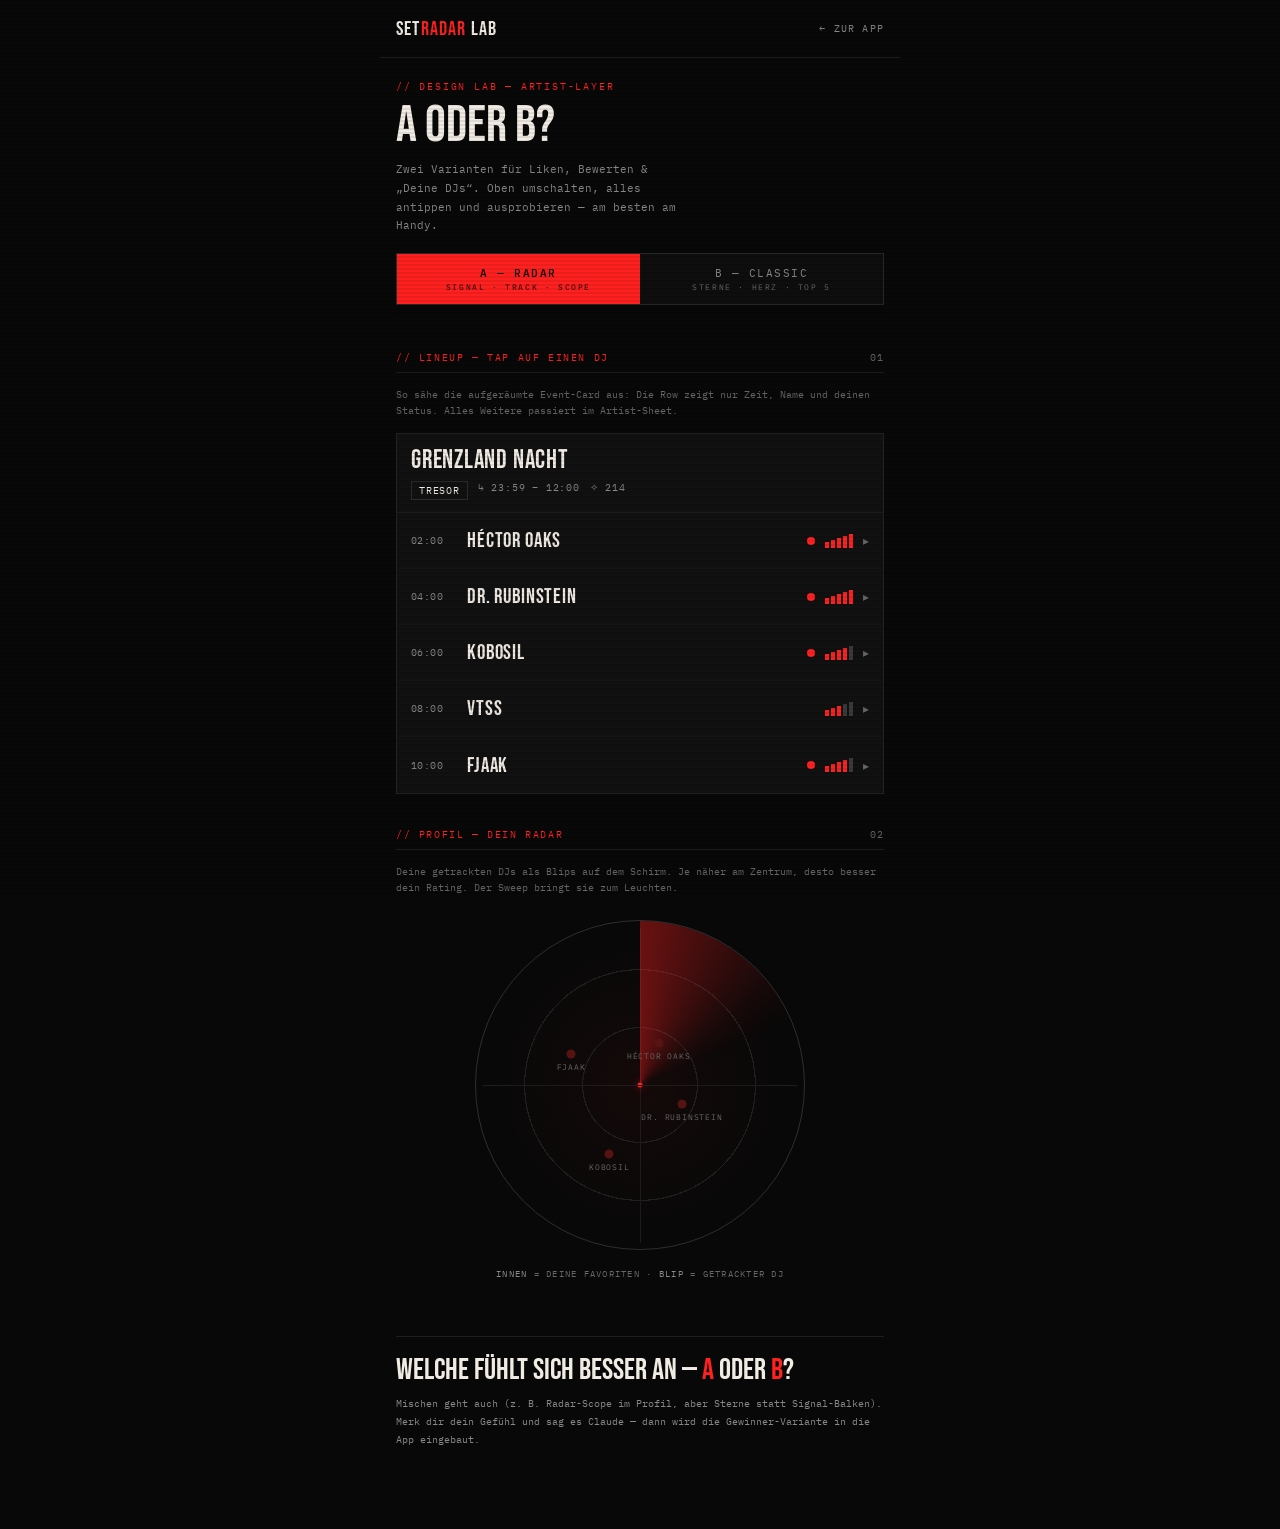
<file: frontend/design-lab.html>
<!DOCTYPE html>
<html lang="de">
<head>
  <meta charset="UTF-8" />
  <meta name="viewport" content="width=device-width, initial-scale=1.0, viewport-fit=cover" />
  <title>SETRADAR — Design Lab</title>
  <meta name="description" content="Interner A/B-Vergleich: Artist-Layer Redesign." />
  <meta name="robots" content="noindex" />
  <link rel="preconnect" href="https://fonts.googleapis.com" />
  <link href="https://fonts.googleapis.com/css2?family=Bebas+Neue&family=IBM+Plex+Mono:wght@300;400;500&display=swap" rel="stylesheet" />
  <link rel="icon" href="favicon.svg" type="image/svg+xml" />
  <link rel="apple-touch-icon" href="apple-touch-icon.png" />
  <meta name="theme-color" content="#080808" />
  <style>
    /* ══════════════════════════════════════════════════════════════════
       SETRADAR DESIGN LAB — Variante A "RADAR" vs. Variante B "CLASSIC"
       ══════════════════════════════════════════════════════════════════ */
    *, *::before, *::after { box-sizing: border-box; margin: 0; padding: 0; }

    :root {
      --black:     #080808;
      --off-black: #111111;
      --panel:     #0e0e0e;
      --red:       #ff2020;
      --red-soft:  #ff4a4a;
      --red-dim:   #7a0f0f;
      --white:     #f0ece4;
      --grey:      #666666;
      --grey-lt:   #888888;
      --line:      #1e1e1e;
      --mono:    'IBM Plex Mono', monospace;
      --display: 'Bebas Neue', sans-serif;
      --sweep-period: 4.5s;
    }

    html { font-size: 16px; background: var(--black); }
    body {
      font-family: var(--mono);
      background: var(--black);
      color: var(--white);
      min-height: 100dvh;
      overflow-x: hidden;
      -webkit-tap-highlight-color: transparent;
    }
    a { color: inherit; text-decoration: none; }
    button { font-family: inherit; color: inherit; background: none; border: none; cursor: pointer; }

    /* Scanlines wie auf der Hauptseite */
    body::before {
      content: '';
      pointer-events: none;
      position: fixed;
      inset: 0;
      background: repeating-linear-gradient(0deg,
        transparent, transparent 2px,
        rgba(0,0,0,0.08) 2px, rgba(0,0,0,0.08) 4px);
      z-index: 999;
    }

    /* ── Layout ── */
    .lab-wrap { max-width: 520px; margin: 0 auto; padding: 0 16px 80px; }

    .lab-topbar {
      display: flex; align-items: center; justify-content: space-between;
      padding: 14px 16px;
      border-bottom: 1px solid var(--line);
      max-width: 520px; margin: 0 auto;
    }
    .lab-topbar-brand { font-family: var(--display); font-size: 20px; letter-spacing: 0.06em; }
    .lab-topbar-brand em { font-style: normal; color: var(--red); }
    .lab-topbar a { font-size: 10px; letter-spacing: 0.12em; color: var(--grey-lt); text-transform: uppercase; padding: 8px 0; }

    .lab-intro { padding: 22px 0 6px; }
    .lab-eyebrow { font-size: 10px; letter-spacing: 0.18em; color: var(--red); margin-bottom: 8px; }
    .lab-title { font-family: var(--display); font-size: clamp(38px, 11vw, 52px); line-height: 0.95; }
    .lab-sub { font-size: 11px; line-height: 1.7; color: var(--grey-lt); margin-top: 10px; max-width: 42ch; }

    /* ── Varianten-Switch (sticky) ── */
    .lab-switch-wrap {
      position: sticky; top: 0; z-index: 60;
      padding: 12px 0;
      background: linear-gradient(180deg, var(--black) 78%, transparent);
    }
    .lab-switch {
      position: relative; display: flex;
      border: 1px solid #2a2a2a; background: var(--panel);
      height: 52px; overflow: hidden;
    }
    .lab-switch-indicator {
      position: absolute; top: 0; left: 0; height: 100%; width: 50%;
      background: var(--red);
      transition: transform 0.38s cubic-bezier(0.32, 0.72, 0.25, 1);
      z-index: 0;
    }
    body.variant-b .lab-switch-indicator { transform: translateX(100%); }
    .lab-switch button {
      position: relative; z-index: 1; flex: 1;
      font-size: 11px; letter-spacing: 0.14em; text-transform: uppercase;
      color: var(--grey-lt);
      transition: color 0.25s ease;
      min-height: 44px;
    }
    .lab-switch button small { display: block; font-size: 8px; letter-spacing: 0.2em; opacity: 0.75; margin-top: 2px; }
    body.variant-a #switchA, body.variant-b #switchB { color: var(--black); font-weight: 500; }
    body.variant-a #switchB, body.variant-b #switchA { color: var(--grey-lt); }

    /* Variantensichtbarkeit — Elemente behalten ihr natürliches display */
    body.variant-a .v-b { display: none !important; }
    body.variant-b .v-a { display: none !important; }

    /* ── Sektionen ── */
    .lab-section { margin-top: 34px; }
    .lab-section-head {
      display: flex; align-items: baseline; justify-content: space-between;
      border-bottom: 1px solid var(--line); padding-bottom: 8px; margin-bottom: 14px;
    }
    .lab-section-eyebrow { font-size: 10px; letter-spacing: 0.16em; color: var(--red); }
    .lab-section-num { font-size: 10px; color: var(--grey); letter-spacing: 0.12em; }
    .lab-hint { font-size: 10px; color: var(--grey); line-height: 1.6; margin-bottom: 14px; }

    /* ── Demo-Event-Card ── */
    .demo-card { border: 1px solid #232323; background: var(--off-black); }
    .demo-card-head { padding: 14px 14px 12px; border-bottom: 1px solid var(--line); }
    .demo-card-title { font-family: var(--display); font-size: 26px; letter-spacing: 0.03em; line-height: 1; }
    .demo-card-meta { display: flex; gap: 10px; margin-top: 7px; font-size: 10px; color: var(--grey-lt); letter-spacing: 0.08em; }
    .demo-card-meta .venue { color: var(--white); border: 1px solid #2c2c2c; padding: 2px 7px; }

    .dj-row {
      display: flex; align-items: center; gap: 12px;
      padding: 0 14px; min-height: 56px;
      border-bottom: 1px solid #161616;
      width: 100%; text-align: left;
      transition: background 0.2s ease;
    }
    .dj-row:last-child { border-bottom: none; }
    .dj-row:active { background: rgba(255,32,32,0.06); }
    .dj-row-time { font-size: 10px; color: var(--grey-lt); width: 44px; flex-shrink: 0; letter-spacing: 0.04em; }
    .dj-row-name { font-family: var(--display); font-size: 21px; letter-spacing: 0.04em; flex: 1; display: flex; align-items: center; gap: 8px; min-width: 0; }
    .dj-row-name span { overflow: hidden; text-overflow: ellipsis; white-space: nowrap; }
    .dj-row-state { display: flex; align-items: center; gap: 10px; flex-shrink: 0; }
    .dj-row-chevron { color: var(--grey); font-size: 12px; }

    /* getrackt-Indikator in der Row */
    .row-track-dot { position: relative; width: 8px; height: 8px; border-radius: 50%; background: var(--red); display: none; }
    .row-track-dot::after {
      content: ''; position: absolute; inset: -4px; border-radius: 50%;
      border: 1px solid var(--red); opacity: 0;
      animation: rowPing 2s ease-out infinite;
    }
    .dj-row.is-tracked .row-track-dot { display: block; }
    @keyframes rowPing { 0% { transform: scale(0.5); opacity: 0.8; } 100% { transform: scale(1.6); opacity: 0; } }

    /* Mini-Rating-Anzeige in der Row */
    .row-rating { display: none; align-items: flex-end; gap: 2px; height: 14px; }
    .dj-row.is-rated .row-rating { display: flex; }
    .row-rating .rb { width: 4px; background: #3a3a3a; }
    .row-rating .rb.on { background: var(--red); }
    .row-rating-stars { display: none; font-size: 11px; letter-spacing: 0.05em; color: var(--red); }
    .dj-row.is-rated .row-rating-stars { display: block; }
    body.variant-b .row-rating { display: none !important; }
    body.variant-a .row-rating-stars { display: none !important; }
    body.variant-a .dj-row.is-rated .row-rating { display: flex; }

    /* ── Artist Sheet (Bottom Sheet) ── */
    .sheet-overlay { position: fixed; inset: 0; z-index: 100; visibility: hidden; }
    .sheet-overlay.open { visibility: visible; }
    .sheet-bg {
      position: absolute; inset: 0;
      background: rgba(0,0,0,0.72);
      opacity: 0; transition: opacity 0.35s ease;
      backdrop-filter: blur(2px); -webkit-backdrop-filter: blur(2px);
    }
    .sheet-overlay.open .sheet-bg { opacity: 1; }
    .sheet {
      position: absolute; bottom: 0; left: 0; right: 0;
      max-width: 520px; margin: 0 auto;
      background: var(--panel);
      border: 1px solid #262626; border-bottom: none;
      transform: translateY(105%);
      transition: transform 0.5s cubic-bezier(0.32, 0.72, 0.22, 1);
      padding: 0 20px calc(24px + env(safe-area-inset-bottom));
      will-change: transform;
    }
    .sheet-overlay.open .sheet { transform: translateY(0); }
    .sheet-topline {
      position: absolute; top: 0; left: 0; right: 0; height: 2px;
      background: linear-gradient(90deg, transparent, var(--red), transparent);
      animation: lineBreath 3s ease-in-out infinite;
    }
    @keyframes lineBreath {
      0%, 100% { opacity: 1; } 50% { opacity: 0.4; }
    }
    .sheet-grab { display: flex; justify-content: center; padding: 12px 0 4px; touch-action: none; cursor: grab; }
    .sheet-grab span { width: 42px; height: 4px; background: #2e2e2e; border-radius: 2px; }
    .sheet-eyebrow { font-size: 10px; letter-spacing: 0.18em; color: var(--red); margin-top: 8px; }
    .sheet-name { font-family: var(--display); font-size: clamp(40px, 12vw, 56px); line-height: 0.95; margin-top: 4px; }
    .sheet-meta { font-size: 10px; color: var(--grey-lt); letter-spacing: 0.1em; margin-top: 8px; display: flex; gap: 14px; }
    .sheet-meta b { color: var(--white); font-weight: 500; }

    .sheet-actions { display: flex; align-items: center; gap: 14px; margin-top: 20px; }

    /* A: TRACK-Button mit Ping */
    .track-btn {
      position: relative; display: inline-flex; align-items: center; gap: 10px;
      border: 1px solid #3a3a3a; padding: 13px 20px;
      font-size: 11px; letter-spacing: 0.16em; text-transform: uppercase;
      color: var(--white); transition: border-color 0.25s ease, color 0.25s ease;
      min-height: 48px;
    }
    .track-btn .track-icon { font-size: 14px; line-height: 1; }
    .track-btn.active { border-color: var(--red); color: var(--red); }
    .track-ping { position: absolute; inset: -1px; border: 1px solid var(--red); opacity: 0; pointer-events: none; }
    .track-btn.active .track-ping { animation: trackPing 1.9s cubic-bezier(0.2, 0.6, 0.3, 1) infinite; }
    .track-btn.active .track-ping:nth-child(2) { animation-delay: 0.6s; }
    @keyframes trackPing {
      0% { transform: scale(1); opacity: 0.65; }
      100% { transform: scale(1.28, 1.9); opacity: 0; }
    }

    /* B: Herz-Button */
    .heart-btn {
      display: inline-flex; align-items: center; gap: 10px;
      border: 1px solid #3a3a3a; padding: 13px 20px;
      font-size: 11px; letter-spacing: 0.16em; text-transform: uppercase;
      min-height: 48px;
      transition: border-color 0.25s ease, color 0.25s ease;
    }
    .heart-btn svg { width: 18px; height: 18px; }
    .heart-btn svg path { fill: none; stroke: var(--white); stroke-width: 1.8; transition: fill 0.2s ease, stroke 0.2s ease; }
    .heart-btn.active { border-color: var(--red); color: var(--red); }
    .heart-btn.active svg path { fill: var(--red); stroke: var(--red); }
    .heart-btn.active svg { animation: heartPop 0.45s cubic-bezier(0.34, 1.56, 0.4, 1); }
    @keyframes heartPop {
      0% { transform: scale(1); } 40% { transform: scale(1.4); } 100% { transform: scale(1); }
    }

    /* ── Rating-Widgets ── */
    .rate-block { margin-top: 26px; }
    .rate-label { font-size: 10px; letter-spacing: 0.16em; color: var(--grey-lt); text-transform: uppercase; margin-bottom: 12px; display: flex; justify-content: space-between; }
    .rate-value { color: var(--red); }

    /* A: Signal-Balken */
    .sig-rate { display: flex; align-items: flex-end; gap: 10px; height: 76px; touch-action: none; }
    .sig-bar {
      flex: 1; max-width: 58px; height: var(--h);
      border: 1px solid #2c2c2c; background: #141414;
      position: relative; overflow: hidden;
      min-width: 44px;
      transition: border-color 0.25s ease, box-shadow 0.25s ease;
    }
    .sig-bar .fill {
      position: absolute; bottom: 0; left: 0; right: 0; height: 0;
      background: linear-gradient(180deg, #ff6a3a, var(--red));
      transition: height 0.3s cubic-bezier(0.34, 1.3, 0.4, 1);
      transition-delay: calc(var(--i) * 45ms);
      transform-origin: bottom;
    }
    .sig-bar.on .fill { height: 100%; animation: eqBob 1.5s ease-in-out infinite; animation-delay: calc(var(--i) * 140ms); }
    .sig-bar.on { border-color: var(--red); box-shadow: 0 0 12px rgba(255, 32, 32, 0.22); }
    @keyframes eqBob {
      0%, 100% { transform: scaleY(1); } 50% { transform: scaleY(0.88); }
    }

    /* B: Sterne */
    .star-rate { display: flex; gap: 6px; }
    .star-btn { width: 50px; height: 50px; display: flex; align-items: center; justify-content: center; }
    .star-btn svg { width: 34px; height: 34px; overflow: visible; }
    .star-btn svg path { fill: none; stroke: #4a4a4a; stroke-width: 1.6; stroke-linejoin: round; transition: fill 0.2s ease, stroke 0.2s ease; transition-delay: calc(var(--i) * 40ms); }
    .star-btn.on svg path { fill: var(--red); stroke: var(--red); }
    .star-btn.on svg { animation: starPop 0.4s cubic-bezier(0.34, 1.56, 0.4, 1); animation-delay: calc(var(--i) * 40ms); }
    @keyframes starPop {
      0% { transform: scale(1) rotate(0deg); } 45% { transform: scale(1.35) rotate(-8deg); } 100% { transform: scale(1) rotate(0deg); }
    }

    .rate-save {
      margin-top: 20px; width: 100%;
      border: 1px solid var(--red); color: var(--red);
      padding: 15px; font-size: 12px; letter-spacing: 0.18em; text-transform: uppercase;
      transition: background 0.2s ease, color 0.2s ease, opacity 0.2s ease;
      min-height: 50px;
    }
    .rate-save:disabled { border-color: #2c2c2c; color: var(--grey); }
    .rate-save.saved { background: var(--red); color: var(--black); }

    /* Nächste Gigs */
    .sheet-gigs { margin-top: 24px; border-top: 1px solid var(--line); padding-top: 14px; }
    .sheet-gigs-label { font-size: 10px; letter-spacing: 0.16em; color: var(--red); margin-bottom: 10px; }
    .gig-row { display: flex; justify-content: space-between; padding: 9px 0; border-bottom: 1px solid #161616; font-size: 11px; letter-spacing: 0.06em; }
    .gig-row:last-child { border-bottom: none; }
    .gig-row .gig-date { color: var(--grey-lt); }

    /* ── Profil-Hero A: RADAR SCOPE ── */
    .radar-wrap { display: flex; flex-direction: column; align-items: center; padding: 10px 0 6px; }
    .radar {
      position: relative;
      width: min(80vw, 330px); aspect-ratio: 1;
      border-radius: 50%;
      border: 1px solid #2e2e2e;
      background:
        radial-gradient(circle, transparent 0 24.5%, #202020 24.5% 25%, transparent 25% 49.5%, #202020 49.5% 50%, transparent 50% 74.5%, #202020 74.5% 75%, transparent 75%),
        radial-gradient(circle at 50% 50%, rgba(255,32,32,0.05), transparent 65%);
    }
    .radar::before, .radar::after {
      content: ''; position: absolute; background: #1c1c1c;
    }
    .radar::before { left: 50%; top: 2%; bottom: 2%; width: 1px; }
    .radar::after { top: 50%; left: 2%; right: 2%; height: 1px; }
    .radar-sweep {
      position: absolute; inset: 0; border-radius: 50%;
      background: conic-gradient(from 0deg, rgba(255,32,32,0.4), rgba(255,32,32,0.06) 52deg, transparent 68deg);
      animation: radarSweep var(--sweep-period) linear infinite;
      will-change: transform;
    }
    @keyframes radarSweep { to { transform: rotate(360deg); } }
    .radar-blip {
      position: absolute; width: 9px; height: 9px; border-radius: 50%;
      background: #571212;
      transform: translate(-50%, -50%);
      animation: blipGlow var(--sweep-period) linear infinite;
      animation-delay: var(--bd);
    }
    @keyframes blipGlow {
      0%, 6% { background: var(--red-soft); box-shadow: 0 0 14px 5px rgba(255,32,32,0.55); }
      22%    { background: #8a1a1a; box-shadow: 0 0 4px 1px rgba(255,32,32,0.15); }
      40%, 100% { background: #571212; box-shadow: none; }
    }
    .radar-blip-label {
      position: absolute; transform: translate(-50%, 8px);
      font-size: 8px; letter-spacing: 0.1em; color: var(--grey);
      white-space: nowrap; pointer-events: none;
      animation: labelGlow var(--sweep-period) linear infinite;
      animation-delay: var(--bd);
    }
    @keyframes labelGlow {
      0%, 8% { color: var(--white); } 30%, 100% { color: var(--grey); }
    }
    .radar-center { position: absolute; left: 50%; top: 50%; width: 5px; height: 5px; border-radius: 50%; background: var(--red); transform: translate(-50%, -50%); box-shadow: 0 0 8px rgba(255,32,32,0.7); }
    .radar-legend { margin-top: 16px; font-size: 9px; letter-spacing: 0.14em; color: var(--grey); text-transform: uppercase; text-align: center; line-height: 1.8; }
    .radar-legend b { color: var(--grey-lt); font-weight: 400; }

    /* ── Profil-Hero B: RANKING WALL ── */
    .rank-wall { padding: 4px 0; }
    .rank-row {
      display: flex; align-items: baseline; gap: 14px;
      padding: 11px 0; border-bottom: 1px solid #161616;
      opacity: 0; transform: translateY(16px);
    }
    .rank-wall.animate .rank-row { animation: rankIn 0.55s cubic-bezier(0.22, 0.9, 0.3, 1) forwards; animation-delay: calc(var(--i) * 110ms); }
    @keyframes rankIn { to { opacity: 1; transform: translateY(0); } }
    .rank-num { font-size: 11px; color: var(--grey); width: 26px; flex-shrink: 0; letter-spacing: 0.1em; }
    .rank-body { flex: 1; min-width: 0; }
    .rank-name { font-family: var(--display); line-height: 1; letter-spacing: 0.03em; white-space: nowrap; overflow: hidden; text-overflow: ellipsis; }
    .rank-row[style*="--i:0"] .rank-name { font-size: clamp(36px, 10.5vw, 46px); }
    .rank-row[style*="--i:1"] .rank-name { font-size: clamp(30px, 8.5vw, 38px); }
    .rank-row[style*="--i:2"] .rank-name { font-size: clamp(26px, 7.5vw, 32px); }
    .rank-row[style*="--i:3"] .rank-name, .rank-row[style*="--i:4"] .rank-name { font-size: clamp(22px, 6.5vw, 27px); }
    .rank-bar { height: 3px; background: var(--red); width: 0; margin-top: 6px; }
    .rank-wall.animate .rank-bar { animation: rankBar 0.7s cubic-bezier(0.22, 0.9, 0.3, 1) forwards; animation-delay: calc(var(--i) * 110ms + 250ms); }
    @keyframes rankBar { to { width: var(--bw); } }
    .rank-score { font-size: 11px; color: var(--red); letter-spacing: 0.08em; flex-shrink: 0; }
    .rank-score small { color: var(--grey); font-size: 9px; display: block; text-align: right; margin-top: 2px; letter-spacing: 0.1em; }

    /* ── Partikel ── */
    .particle {
      position: fixed; top: 0; left: 0;
      width: 5px; height: 5px; background: var(--red);
      pointer-events: none; z-index: 1001;
    }

    /* ── Footer ── */
    .lab-footer { margin-top: 48px; border-top: 1px solid var(--line); padding-top: 18px; }
    .lab-footer-q { font-family: var(--display); font-size: 30px; line-height: 1; }
    .lab-footer-q em { font-style: normal; color: var(--red); }
    .lab-footer-text { font-size: 10px; color: var(--grey-lt); line-height: 1.8; margin-top: 10px; }

    /* ── Reduced Motion ── */
    @media (prefers-reduced-motion: reduce) {
      *, *::before, *::after {
        animation-duration: 0.01ms !important;
        animation-iteration-count: 1 !important;
        transition-duration: 0.01ms !important;
      }
    }
  </style>
</head>
<body class="variant-a">

  <header class="lab-topbar">
    <div class="lab-topbar-brand">SET<em>RADAR</em> LAB</div>
    <a href="index.html">← ZUR APP</a>
  </header>

  <div class="lab-wrap">

    <div class="lab-intro">
      <div class="lab-eyebrow">// DESIGN LAB — ARTIST-LAYER</div>
      <div class="lab-title">A ODER B?</div>
      <p class="lab-sub">
        Zwei Varianten für Liken, Bewerten &amp; „Deine DJs“.
        Oben umschalten, alles antippen und ausprobieren — am besten am Handy.
      </p>
    </div>

    <div class="lab-switch-wrap">
      <div class="lab-switch" role="tablist" aria-label="Variante wählen">
        <div class="lab-switch-indicator"></div>
        <button id="switchA" role="tab" aria-selected="true">A — RADAR<small>Signal · Track · Scope</small></button>
        <button id="switchB" role="tab" aria-selected="false">B — CLASSIC<small>Sterne · Herz · Top 5</small></button>
      </div>
    </div>

    <!-- ═══ 01: LINEUP ═══ -->
    <section class="lab-section">
      <div class="lab-section-head">
        <span class="lab-section-eyebrow">// LINEUP — TAP AUF EINEN DJ</span>
        <span class="lab-section-num">01</span>
      </div>
      <p class="lab-hint">So sähe die aufgeräumte Event-Card aus: Die Row zeigt nur Zeit, Name und deinen Status. Alles Weitere passiert im Artist-Sheet.</p>
      <div class="demo-card">
        <div class="demo-card-head">
          <div class="demo-card-title">GRENZLAND NACHT</div>
          <div class="demo-card-meta">
            <span class="venue">TRESOR</span>
            <span>↳ 23:59 – 12:00</span>
            <span>✧ 214</span>
          </div>
        </div>
        <div id="djRows"></div>
      </div>
    </section>

    <!-- ═══ 02: PROFIL-HERO ═══ -->
    <section class="lab-section">
      <div class="lab-section-head">
        <span class="lab-section-eyebrow v-a">// PROFIL — DEIN RADAR</span>
        <span class="lab-section-eyebrow v-b">// PROFIL — DEINE TOP 5</span>
        <span class="lab-section-num">02</span>
      </div>
      <p class="lab-hint v-a">Deine getrackten DJs als Blips auf dem Schirm. Je näher am Zentrum, desto besser dein Rating. Der Sweep bringt sie zum Leuchten.</p>
      <p class="lab-hint v-b">Deine bestbewerteten DJs als Ranking-Wall — groß, plakativ, screenshotbar.</p>

      <!-- A: Radar Scope -->
      <div class="v-a">
        <div class="radar-wrap">
          <div class="radar" id="radarScope">
            <div class="radar-sweep"></div>
            <div class="radar-center"></div>
          </div>
          <div class="radar-legend">
            <b>INNEN</b> = DEINE FAVORITEN · <b>BLIP</b> = GETRACKTER DJ
          </div>
        </div>
      </div>

      <!-- B: Ranking Wall -->
      <div class="v-b">
        <div class="rank-wall" id="rankWall"></div>
      </div>
    </section>

    <!-- ═══ Footer ═══ -->
    <footer class="lab-footer">
      <div class="lab-footer-q">WELCHE FÜHLT SICH BESSER AN — <em>A</em> ODER <em>B</em>?</div>
      <p class="lab-footer-text">
        Mischen geht auch (z.&nbsp;B. Radar-Scope im Profil, aber Sterne statt Signal-Balken).
        Merk dir dein Gefühl und sag es Claude — dann wird die Gewinner-Variante in die App eingebaut.
      </p>
    </footer>

  </div>

  <!-- ═══ ARTIST SHEET ═══ -->
  <div class="sheet-overlay" id="sheetOverlay" aria-hidden="true">
    <div class="sheet-bg" id="sheetBg"></div>
    <div class="sheet" role="dialog" aria-modal="true" aria-labelledby="sheetName" id="sheet">
      <div class="sheet-topline"></div>
      <div class="sheet-grab" id="sheetGrab"><span></span></div>
      <div class="sheet-eyebrow">// ARTIST</div>
      <div class="sheet-name" id="sheetName">—</div>
      <div class="sheet-meta">
        <span><b id="sheetGigs">0</b> GIGS IN BERLIN</span>
        <span>Ø <b id="sheetAvg">—</b> COMMUNITY</span>
      </div>

      <div class="sheet-actions">
        <!-- A: TRACK -->
        <button class="track-btn v-a" id="trackBtn" type="button">
          <span class="track-ping"></span>
          <span class="track-ping"></span>
          <span class="track-icon" id="trackIcon">◎</span>
          <span id="trackLabel">TRACK</span>
        </button>
        <!-- B: HERZ -->
        <button class="heart-btn v-b" id="heartBtn" type="button">
          <svg viewBox="0 0 24 24"><path d="M12 21C12 21 3 14.5 3 8.5C3 5.4 5.4 3 8.5 3C10.2 3 11.9 3.8 13 5.1C14.1 3.8 15.8 3 17.5 3C20.6 3 23 5.4 23 8.5C23 14.5 12 21 12 21Z"/></svg>
          <span id="heartLabel">FOLGEN</span>
        </button>
      </div>

      <div class="rate-block">
        <div class="rate-label">
          <span>DEIN RATING</span>
          <span class="rate-value" id="rateValue">—</span>
        </div>
        <!-- A: Signal-Balken -->
        <div class="sig-rate v-a" id="sigRate" role="group" aria-label="Rating 1 bis 5">
          <button class="sig-bar" style="--h:34%;--i:0" data-val="1" aria-label="1 von 5"><span class="fill"></span></button>
          <button class="sig-bar" style="--h:50%;--i:1" data-val="2" aria-label="2 von 5"><span class="fill"></span></button>
          <button class="sig-bar" style="--h:66%;--i:2" data-val="3" aria-label="3 von 5"><span class="fill"></span></button>
          <button class="sig-bar" style="--h:83%;--i:3" data-val="4" aria-label="4 von 5"><span class="fill"></span></button>
          <button class="sig-bar" style="--h:100%;--i:4" data-val="5" aria-label="5 von 5"><span class="fill"></span></button>
        </div>
        <!-- B: Sterne -->
        <div class="star-rate v-b" id="starRate" role="group" aria-label="Rating 1 bis 5"></div>

        <button class="rate-save" id="rateSave" type="button" disabled>RATING SPEICHERN</button>
      </div>

      <div class="sheet-gigs">
        <div class="sheet-gigs-label">// NÄCHSTE GIGS</div>
        <div id="sheetGigList"></div>
      </div>
    </div>
  </div>

  <script>
    (function () {
      'use strict';

      /* ── Demo-Daten ── */
      const DJS = [
        { id: 1, name: 'HÉCTOR OAKS',    time: '02:00', gigs: 8, avg: 4.6, next: [['SA 15.08', 'TRESOR'], ['FR 04.09', 'RSO']] },
        { id: 2, name: 'DR. RUBINSTEIN', time: '04:00', gigs: 5, avg: 4.4, next: [['SA 22.08', 'KITKAT']] },
        { id: 3, name: 'KOBOSIL',        time: '06:00', gigs: 6, avg: 4.1, next: [['FR 28.08', 'BERGHAIN']] },
        { id: 4, name: 'VTSS',           time: '08:00', gigs: 3, avg: 3.9, next: [['SA 12.09', 'RSO']] },
        { id: 5, name: 'FJAAK',          time: '10:00', gigs: 7, avg: 4.2, next: [['FR 21.08', 'TRESOR'], ['SA 29.08', 'ABOUT BLANK']] },
      ];
      // Vorbefüllter Zustand, damit Radar & Ranking sofort leben:
      const state = new Map([
        [1, { tracked: true,  rating: 5 }],
        [2, { tracked: true,  rating: 5 }],
        [3, { tracked: true,  rating: 4 }],
        [4, { tracked: false, rating: 3 }],
        [5, { tracked: true,  rating: 4 }],
      ]);
      const getState = id => state.get(id) || state.set(id, { tracked: false, rating: 0 }).get(id);

      const reducedMotion = window.matchMedia('(prefers-reduced-motion: reduce)').matches;
      let currentDj = null;
      let pendingRating = 0;

      /* ── Varianten-Switch ── */
      const switchA = document.getElementById('switchA');
      const switchB = document.getElementById('switchB');
      function setVariant(v) {
        document.body.classList.toggle('variant-a', v === 'a');
        document.body.classList.toggle('variant-b', v === 'b');
        switchA.setAttribute('aria-selected', String(v === 'a'));
        switchB.setAttribute('aria-selected', String(v === 'b'));
        if (v === 'b') replayRankWall();
        renderRows();
      }
      switchA.addEventListener('click', () => setVariant('a'));
      switchB.addEventListener('click', () => setVariant('b'));

      /* ── Partikel-Burst ── */
      function burst(x, y, count = 16) {
        if (reducedMotion) return;
        for (let i = 0; i < count; i++) {
          const p = document.createElement('span');
          p.className = 'particle';
          const size = 3 + Math.random() * 4;
          p.style.width = size + 'px';
          p.style.height = size + 'px';
          document.body.appendChild(p);
          const ang = Math.random() * Math.PI * 2;
          const dist = 36 + Math.random() * 58;
          p.animate([
            { transform: `translate(${x}px, ${y}px) scale(1) rotate(0deg)`, opacity: 1 },
            { transform: `translate(${x + Math.cos(ang) * dist}px, ${y + Math.sin(ang) * dist - 14}px) scale(0) rotate(${Math.random() * 180 - 90}deg)`, opacity: 0 },
          ], { duration: 480 + Math.random() * 320, easing: 'cubic-bezier(0.2, 0.6, 0.3, 1)' }).onfinish = () => p.remove();
        }
      }
      function burstFrom(el) {
        const r = el.getBoundingClientRect();
        burst(r.left + r.width / 2, r.top + r.height / 2);
      }

      /* ── Lineup-Rows ── */
      const djRowsEl = document.getElementById('djRows');
      function renderRows() {
        djRowsEl.innerHTML = DJS.map(dj => {
          const s = getState(dj.id);
          const bars = [1, 2, 3, 4, 5].map(v =>
            `<span class="rb${v <= s.rating ? ' on' : ''}" style="height:${4 + v * 2}px"></span>`).join('');
          const stars = '★'.repeat(s.rating) + '☆'.repeat(5 - s.rating);
          return `
            <button class="dj-row${s.tracked ? ' is-tracked' : ''}${s.rating ? ' is-rated' : ''}" type="button" data-dj="${dj.id}">
              <span class="dj-row-time">${dj.time}</span>
              <span class="dj-row-name"><span>${dj.name}</span></span>
              <span class="dj-row-state">
                <span class="row-track-dot"></span>
                <span class="row-rating">${bars}</span>
                <span class="row-rating-stars">${stars}</span>
                <span class="dj-row-chevron">▸</span>
              </span>
            </button>`;
        }).join('');
      }
      djRowsEl.addEventListener('click', e => {
        const row = e.target.closest('.dj-row');
        if (row) openSheet(Number(row.dataset.dj));
      });

      /* ── Artist Sheet ── */
      const overlay = document.getElementById('sheetOverlay');
      const sheet = document.getElementById('sheet');
      const rateSave = document.getElementById('rateSave');
      const rateValue = document.getElementById('rateValue');

      function openSheet(id) {
        currentDj = DJS.find(d => d.id === id);
        const s = getState(id);
        pendingRating = s.rating;
        document.getElementById('sheetName').textContent = currentDj.name;
        document.getElementById('sheetGigs').textContent = currentDj.gigs;
        document.getElementById('sheetAvg').textContent = currentDj.avg.toFixed(1);
        document.getElementById('sheetGigList').innerHTML = currentDj.next.map(([d, club]) =>
          `<div class="gig-row"><span class="gig-date">${d}</span><span>${club}</span></div>`).join('');
        syncFollowUi(s.tracked);
        syncRatingUi(s.rating);
        rateSave.classList.remove('saved');
        rateSave.textContent = 'RATING SPEICHERN';
        rateSave.disabled = !s.rating;
        overlay.classList.add('open');
        overlay.setAttribute('aria-hidden', 'false');
        document.body.style.overflow = 'hidden';
      }
      function closeSheet() {
        overlay.classList.remove('open');
        overlay.setAttribute('aria-hidden', 'true');
        document.body.style.overflow = '';
        renderRows();
        renderRadar();
        renderRankWall();
      }
      document.getElementById('sheetBg').addEventListener('click', closeSheet);
      window.addEventListener('keydown', e => { if (e.key === 'Escape') closeSheet(); });

      // Swipe-down zum Schließen (nur am Grab-Handle)
      let dragY = null;
      const grab = document.getElementById('sheetGrab');
      grab.addEventListener('touchstart', e => { dragY = e.touches[0].clientY; sheet.style.transition = 'none'; }, { passive: true });
      grab.addEventListener('touchmove', e => {
        if (dragY === null) return;
        const dy = Math.max(0, e.touches[0].clientY - dragY);
        sheet.style.transform = `translateY(${dy}px)`;
      }, { passive: true });
      grab.addEventListener('touchend', e => {
        const dy = Math.max(0, e.changedTouches[0].clientY - (dragY ?? 0));
        sheet.style.transition = '';
        sheet.style.transform = '';
        dragY = null;
        if (dy > 90) closeSheet();
      });

      /* ── Follow (TRACK / Herz) ── */
      const trackBtn = document.getElementById('trackBtn');
      const heartBtn = document.getElementById('heartBtn');
      function syncFollowUi(tracked) {
        trackBtn.classList.toggle('active', tracked);
        document.getElementById('trackIcon').textContent = tracked ? '◉' : '◎';
        document.getElementById('trackLabel').textContent = tracked ? 'TRACKING' : 'TRACK';
        heartBtn.classList.toggle('active', tracked);
        document.getElementById('heartLabel').textContent = tracked ? 'GEFOLGT' : 'FOLGEN';
      }
      function toggleFollow(btn) {
        if (!currentDj) return;
        const s = getState(currentDj.id);
        s.tracked = !s.tracked;
        syncFollowUi(s.tracked);
        if (s.tracked) burstFrom(btn);
      }
      trackBtn.addEventListener('click', () => toggleFollow(trackBtn));
      heartBtn.addEventListener('click', () => toggleFollow(heartBtn));

      /* ── Rating A: Signal-Balken (Tap + Drag) ── */
      const sigRate = document.getElementById('sigRate');
      const sigBars = [...sigRate.querySelectorAll('.sig-bar')];
      function setPending(val) {
        pendingRating = val;
        syncRatingUi(val);
        rateSave.disabled = !val;
        rateSave.classList.remove('saved');
        rateSave.textContent = 'RATING SPEICHERN';
      }
      function syncRatingUi(val) {
        sigBars.forEach(b => b.classList.toggle('on', Number(b.dataset.val) <= val));
        starBtns.forEach(b => b.classList.toggle('on', Number(b.dataset.val) <= val));
        rateValue.textContent = val ? `${val} / 5` : '—';
      }
      sigRate.addEventListener('pointerdown', e => {
        const pick = el => { const bar = el?.closest?.('.sig-bar'); if (bar) setPending(Number(bar.dataset.val)); };
        pick(e.target);
        const move = ev => pick(document.elementFromPoint(ev.clientX, ev.clientY));
        const up = () => { window.removeEventListener('pointermove', move); window.removeEventListener('pointerup', up); };
        window.addEventListener('pointermove', move);
        window.addEventListener('pointerup', up);
      });

      /* ── Rating B: Sterne ── */
      const starRate = document.getElementById('starRate');
      const STAR_PATH = 'M12 2.5 14.8 8.6 21.5 9.3 16.5 13.8 17.9 20.4 12 17 6.1 20.4 7.5 13.8 2.5 9.3 9.2 8.6Z';
      starRate.innerHTML = [1, 2, 3, 4, 5].map(v =>
        `<button class="star-btn" style="--i:${v - 1}" data-val="${v}" aria-label="${v} von 5">
           <svg viewBox="0 0 24 24"><path d="${STAR_PATH}"/></svg>
         </button>`).join('');
      const starBtns = [...starRate.querySelectorAll('.star-btn')];
      starRate.addEventListener('click', e => {
        const btn = e.target.closest('.star-btn');
        if (btn) setPending(Number(btn.dataset.val));
      });

      /* ── Speichern + Burst ── */
      rateSave.addEventListener('click', () => {
        if (!currentDj || !pendingRating) return;
        getState(currentDj.id).rating = pendingRating;
        rateSave.classList.add('saved');
        rateSave.textContent = 'GESPEICHERT ✓';
        burstFrom(rateSave);
        if (navigator.vibrate) navigator.vibrate(30);
        setTimeout(closeSheet, 700);
      });

      /* ── Profil-Hero A: Radar ── */
      const radar = document.getElementById('radarScope');
      const SWEEP_MS = 4500;
      function renderRadar() {
        radar.querySelectorAll('.radar-blip, .radar-blip-label').forEach(el => el.remove());
        const tracked = DJS.filter(d => getState(d.id).tracked);
        tracked.forEach((dj, i) => {
          const s = getState(dj.id);
          const angle = (360 / tracked.length) * i + 24;             // gleichmäßig verteilt, leicht gedreht
          const radius = s.rating ? (5 - s.rating) * 9 + 14 : 42;     // 5★ → innen (14%), 1★ → außen (50%)
          const rad = angle * Math.PI / 180;
          const x = 50 + radius * Math.sin(rad);
          const y = 50 - radius * Math.cos(rad);
          const delay = -((360 - angle) / 360) * SWEEP_MS;            // Glow synchron zum Sweep
          const blip = document.createElement('span');
          blip.className = 'radar-blip';
          blip.style.cssText = `left:${x}%;top:${y}%;--bd:${delay}ms`;
          const label = document.createElement('span');
          label.className = 'radar-blip-label';
          label.textContent = dj.name;
          label.style.cssText = `left:${x}%;top:${y}%;--bd:${delay}ms`;
          radar.append(blip, label);
        });
      }

      /* ── Profil-Hero B: Ranking Wall ── */
      const rankWall = document.getElementById('rankWall');
      function renderRankWall() {
        const rated = DJS
          .map(d => ({ ...d, r: getState(d.id).rating }))
          .filter(d => d.r > 0)
          .sort((a, b) => b.r - a.r || b.avg - a.avg)
          .slice(0, 5);
        rankWall.innerHTML = rated.map((d, i) => `
          <div class="rank-row" style="--i:${i}">
            <span class="rank-num">0${i + 1}</span>
            <span class="rank-body">
              <span class="rank-name">${d.name}</span>
              <span class="rank-bar" style="--bw:${d.r * 20}%"></span>
            </span>
            <span class="rank-score">★ ${d.r}.0<small>DEIN RATING</small></span>
          </div>`).join('');
      }
      function replayRankWall() {
        rankWall.classList.remove('animate');
        void rankWall.offsetWidth;
        rankWall.classList.add('animate');
      }

      /* ── Init ── */
      renderRows();
      renderRadar();
      renderRankWall();
      rankWall.classList.add('animate');
    })();
  </script>
</body>
</html>
</file>
